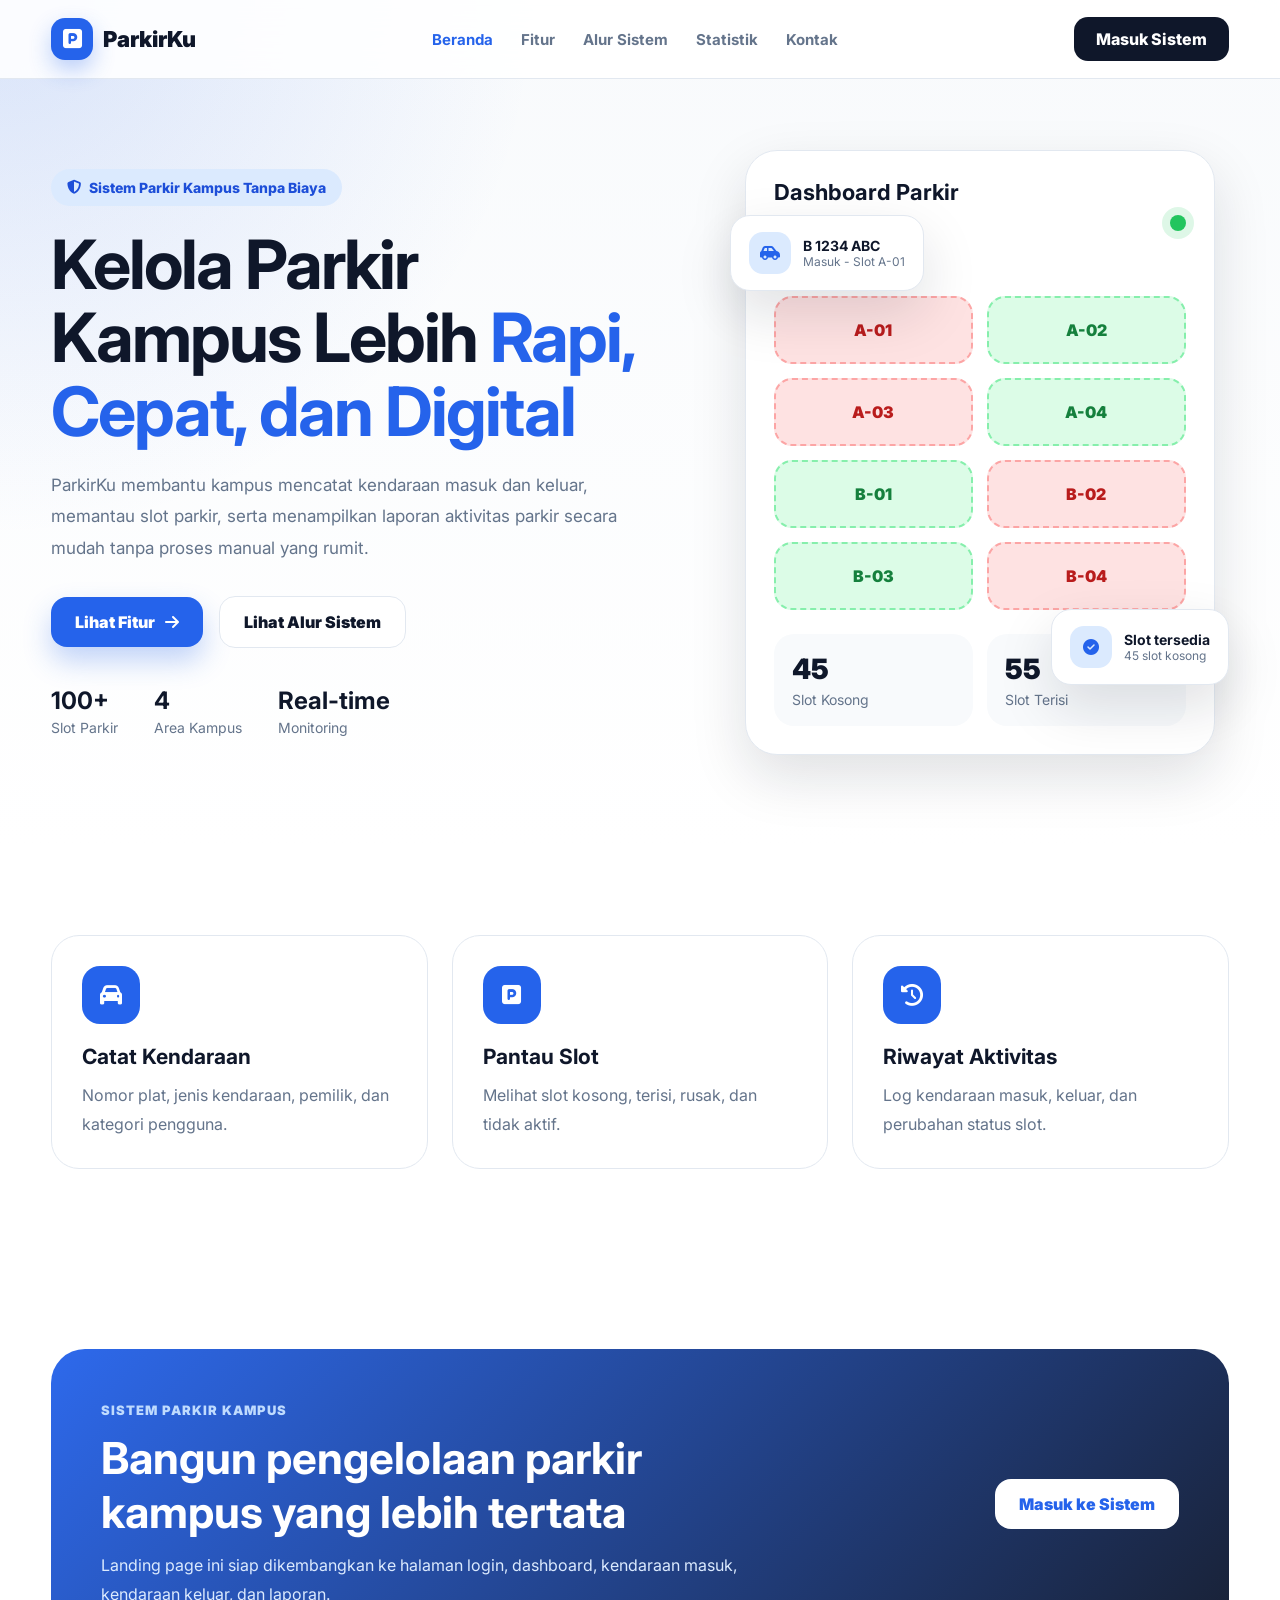
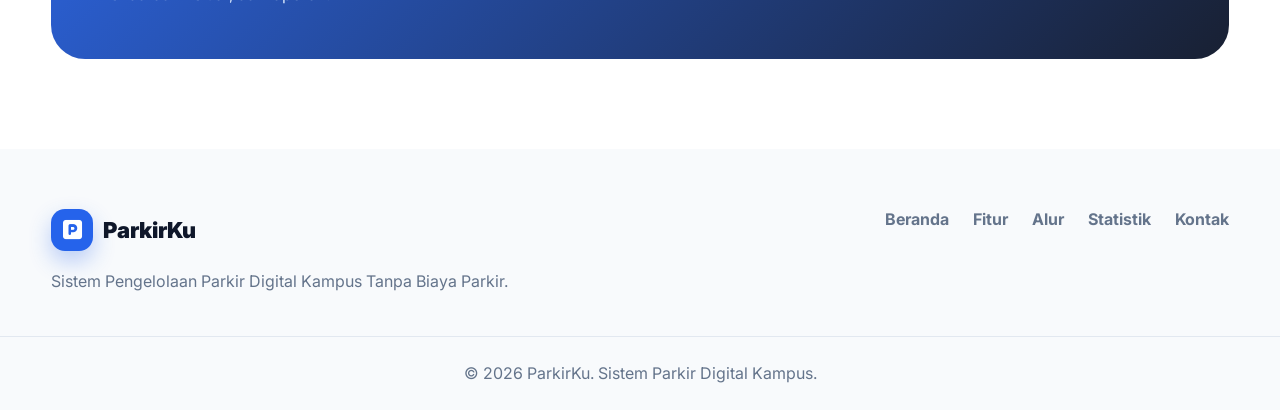
<file: index.html>
<!DOCTYPE html>
<html lang="id">
<head>
  <meta charset="UTF-8" />
  <meta name="viewport" content="width=device-width, initial-scale=1.0" />
  <title>ParkirKu - Sistem Parkir Digital Kampus</title>
  <link rel="stylesheet" href="assets/css/style.css" />
  <link href="https://cdnjs.cloudflare.com/ajax/libs/font-awesome/6.5.0/css/all.min.css" rel="stylesheet" />
</head>
<body>
  <header class="navbar">
    <div class="container nav-wrapper">
      <a href="index.html" class="logo">
        <div class="logo-icon"><i class="fa-solid fa-square-parking"></i></div>
        <span>ParkirKu</span>
      </a>
      <nav class="nav-menu" id="navMenu">
        <a href="index.html" class="active">Beranda</a>
        <a href="pages/fitur.html">Fitur</a>
        <a href="pages/alur.html">Alur Sistem</a>
        <a href="pages/statistik.html">Statistik</a>
        <a href="pages/kontak.html">Kontak</a>
      </nav>
      <a href="pages/login.html" class="btn-login">Masuk Sistem</a>
      <button class="menu-toggle" id="menuToggle"><i class="fa-solid fa-bars"></i></button>
    </div>
  </header>

  <main>
    <section class="hero">
      <div class="container hero-wrapper">
        <div class="hero-content reveal">
          <div class="badge"><i class="fa-solid fa-shield-halved"></i> Sistem Parkir Kampus Tanpa Biaya</div>
          <h1>Kelola Parkir Kampus Lebih <span>Rapi, Cepat, dan Digital</span></h1>
          <p>
            ParkirKu membantu kampus mencatat kendaraan masuk dan keluar, memantau slot parkir,
            serta menampilkan laporan aktivitas parkir secara mudah tanpa proses manual yang rumit.
          </p>
          <div class="hero-buttons">
            <a href="pages/fitur.html" class="btn-primary">Lihat Fitur <i class="fa-solid fa-arrow-right"></i></a>
            <a href="pages/alur.html" class="btn-secondary">Lihat Alur Sistem</a>
          </div>
          <div class="hero-info">
            <div><strong>100+</strong><span>Slot Parkir</span></div>
            <div><strong>4</strong><span>Area Kampus</span></div>
            <div><strong>Real-time</strong><span>Monitoring</span></div>
          </div>
        </div>

        <div class="hero-image reveal delay-1">
          <div class="dashboard-card">
            <div class="card-header">
              <div><h3>Dashboard Parkir</h3><p>Status slot hari ini</p></div>
              <div class="status-dot"></div>
            </div>
            <div class="parking-map">
              <div class="slot filled">A-01</div>
              <div class="slot empty">A-02</div>
              <div class="slot filled">A-03</div>
              <div class="slot empty">A-04</div>
              <div class="slot empty">B-01</div>
              <div class="slot filled">B-02</div>
              <div class="slot empty">B-03</div>
              <div class="slot filled">B-04</div>
            </div>
            <div class="card-stats">
              <div><span class="number">45</span><span>Slot Kosong</span></div>
              <div><span class="number">55</span><span>Slot Terisi</span></div>
            </div>
          </div>
          <div class="floating-card card-one">
            <i class="fa-solid fa-car-side"></i>
            <div><strong>B 1234 ABC</strong><span>Masuk - Slot A-01</span></div>
          </div>
          <div class="floating-card card-two">
            <i class="fa-solid fa-circle-check"></i>
            <div><strong>Slot tersedia</strong><span>45 slot kosong</span></div>
          </div>
        </div>
      </div>
    </section>

    <section class="quick-section">
      <div class="container quick-grid">
        <div class="quick-card reveal"><i class="fa-solid fa-car"></i><h3>Catat Kendaraan</h3><p>Nomor plat, jenis kendaraan, pemilik, dan kategori pengguna.</p></div>
        <div class="quick-card reveal delay-1"><i class="fa-solid fa-square-parking"></i><h3>Pantau Slot</h3><p>Melihat slot kosong, terisi, rusak, dan tidak aktif.</p></div>
        <div class="quick-card reveal delay-2"><i class="fa-solid fa-clock-rotate-left"></i><h3>Riwayat Aktivitas</h3><p>Log kendaraan masuk, keluar, dan perubahan status slot.</p></div>
      </div>
    </section>

    <section class="cta">
      <div class="container cta-wrapper reveal">
        <div>
          <span>Sistem Parkir Kampus</span>
          <h2>Bangun pengelolaan parkir kampus yang lebih tertata</h2>
          <p>Landing page ini siap dikembangkan ke halaman login, dashboard, kendaraan masuk, kendaraan keluar, dan laporan.</p>
        </div>
        <a href="pages/login.html" class="btn-primary light-btn">Masuk ke Sistem</a>
      </div>
    </section>
  </main>

  <footer class="footer">
    <div class="container footer-wrapper">
      <div>
        <a href="index.html" class="logo footer-logo"><div class="logo-icon"><i class="fa-solid fa-square-parking"></i></div><span>ParkirKu</span></a>
        <p>Sistem Pengelolaan Parkir Digital Kampus Tanpa Biaya Parkir.</p>
      </div>
      <div class="footer-links">
        <a href="index.html">Beranda</a><a href="pages/fitur.html">Fitur</a><a href="pages/alur.html">Alur</a><a href="pages/statistik.html">Statistik</a><a href="pages/kontak.html">Kontak</a>
      </div>
    </div>
    <div class="copyright"><p>© 2026 ParkirKu. Sistem Parkir Digital Kampus.</p></div>
  </footer>
  <script src="assets/js/script.js"></script>
</body>
</html>
</file>
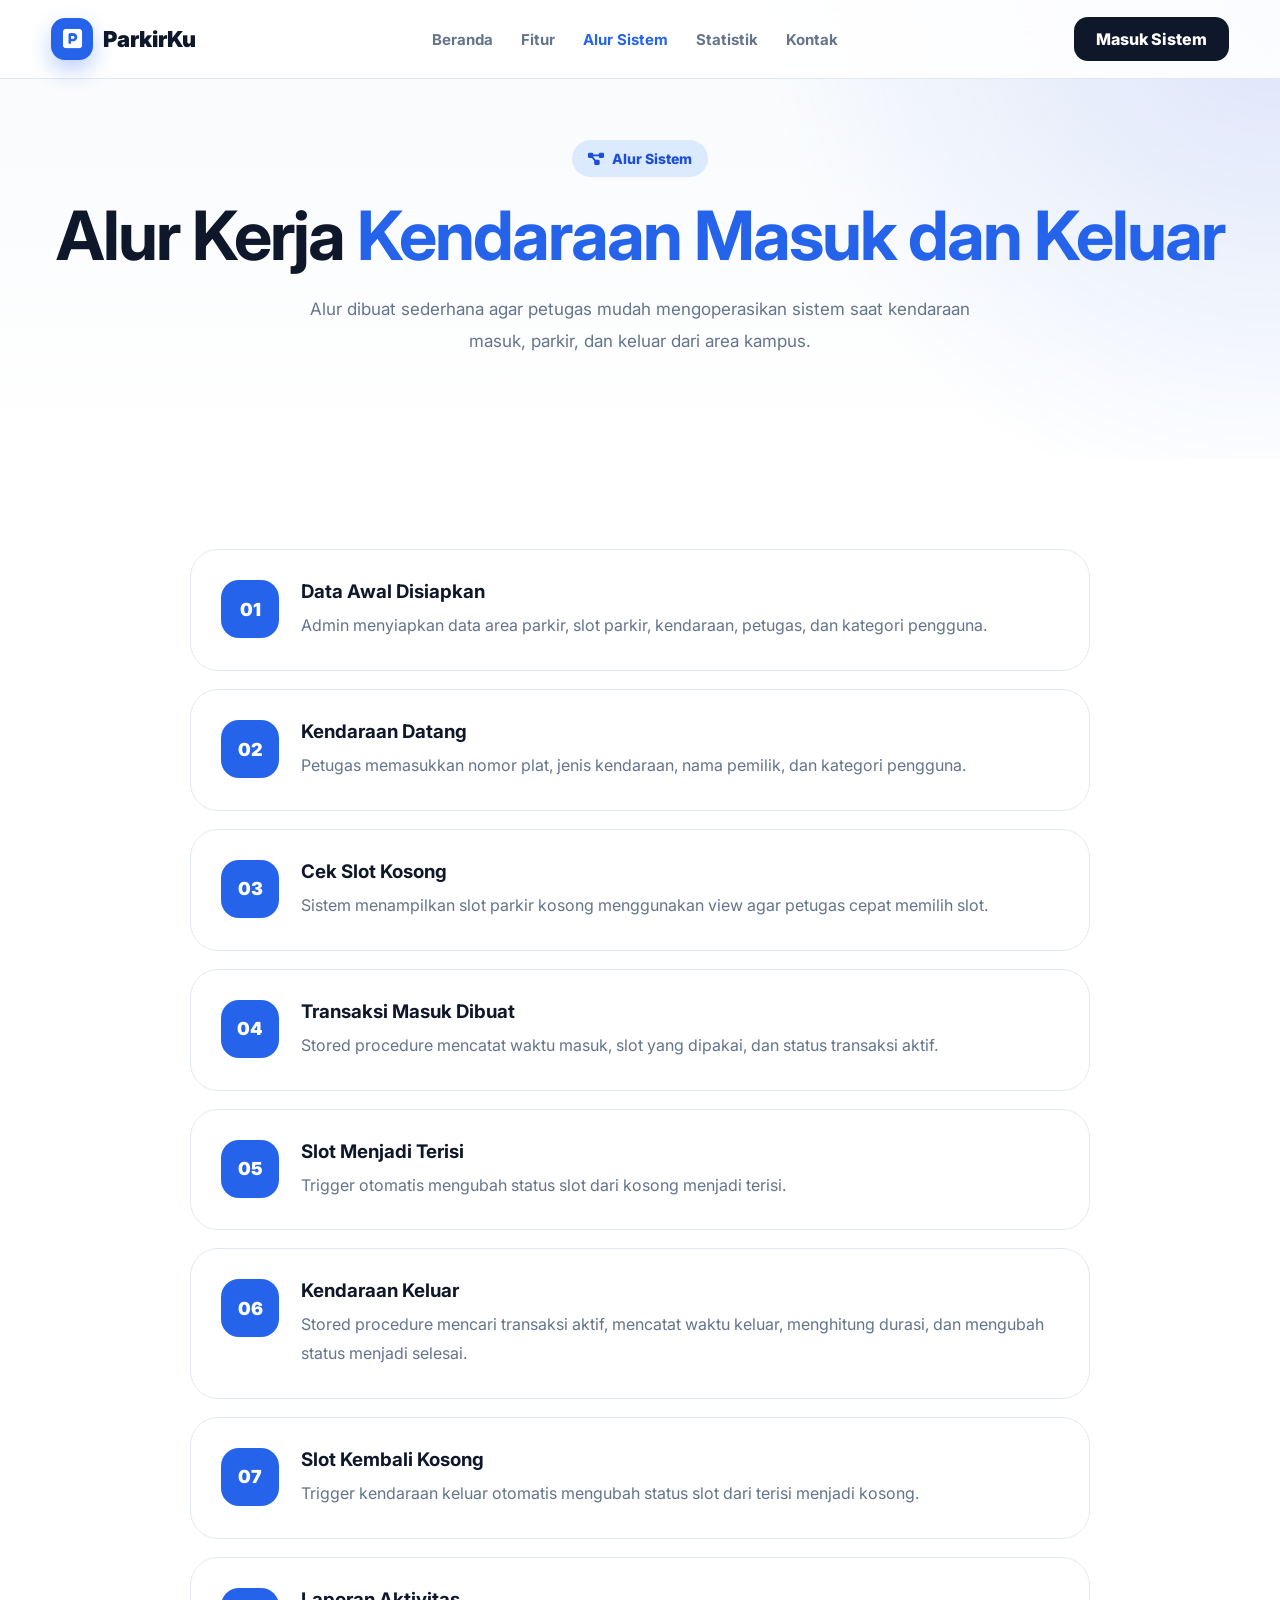
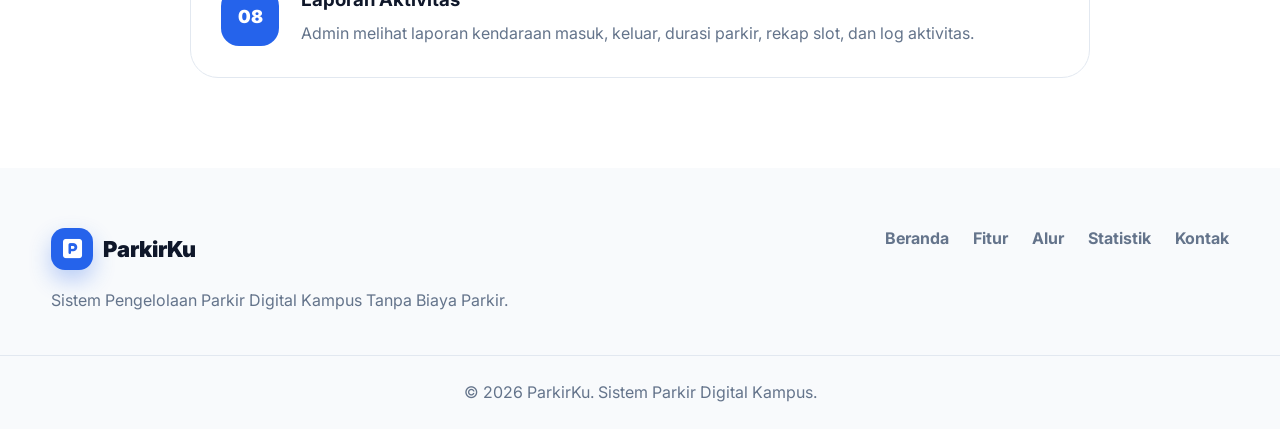
<file: pages/alur.html>
<!DOCTYPE html>
<html lang="id">
<head><meta charset="UTF-8"><meta name="viewport" content="width=device-width, initial-scale=1.0"><title>Alur Sistem - ParkirKu</title><link rel="stylesheet" href="../assets/css/style.css"><link href="https://cdnjs.cloudflare.com/ajax/libs/font-awesome/6.5.0/css/all.min.css" rel="stylesheet"></head>
<body>
<header class="navbar"><div class="container nav-wrapper"><a href="../index.html" class="logo"><div class="logo-icon"><i class="fa-solid fa-square-parking"></i></div><span>ParkirKu</span></a><nav class="nav-menu" id="navMenu"><a href="../index.html">Beranda</a><a href="fitur.html">Fitur</a><a href="alur.html" class="active">Alur Sistem</a><a href="statistik.html">Statistik</a><a href="kontak.html">Kontak</a></nav><a href="login.html" class="btn-login">Masuk Sistem</a><button class="menu-toggle" id="menuToggle"><i class="fa-solid fa-bars"></i></button></div></header>
<main>
<section class="page-hero center"><div class="container reveal"><div class="badge"><i class="fa-solid fa-diagram-project"></i> Alur Sistem</div><h1>Alur Kerja <span>Kendaraan Masuk dan Keluar</span></h1><p>Alur dibuat sederhana agar petugas mudah mengoperasikan sistem saat kendaraan masuk, parkir, dan keluar dari area kampus.</p></div></section>
<section class="section"><div class="container"><div class="workflow-list">
<div class="workflow-item reveal"><div class="workflow-number">01</div><div><h3>Data Awal Disiapkan</h3><p>Admin menyiapkan data area parkir, slot parkir, kendaraan, petugas, dan kategori pengguna.</p></div></div>
<div class="workflow-item reveal"><div class="workflow-number">02</div><div><h3>Kendaraan Datang</h3><p>Petugas memasukkan nomor plat, jenis kendaraan, nama pemilik, dan kategori pengguna.</p></div></div>
<div class="workflow-item reveal"><div class="workflow-number">03</div><div><h3>Cek Slot Kosong</h3><p>Sistem menampilkan slot parkir kosong menggunakan view agar petugas cepat memilih slot.</p></div></div>
<div class="workflow-item reveal"><div class="workflow-number">04</div><div><h3>Transaksi Masuk Dibuat</h3><p>Stored procedure mencatat waktu masuk, slot yang dipakai, dan status transaksi aktif.</p></div></div>
<div class="workflow-item reveal"><div class="workflow-number">05</div><div><h3>Slot Menjadi Terisi</h3><p>Trigger otomatis mengubah status slot dari kosong menjadi terisi.</p></div></div>
<div class="workflow-item reveal"><div class="workflow-number">06</div><div><h3>Kendaraan Keluar</h3><p>Stored procedure mencari transaksi aktif, mencatat waktu keluar, menghitung durasi, dan mengubah status menjadi selesai.</p></div></div>
<div class="workflow-item reveal"><div class="workflow-number">07</div><div><h3>Slot Kembali Kosong</h3><p>Trigger kendaraan keluar otomatis mengubah status slot dari terisi menjadi kosong.</p></div></div>
<div class="workflow-item reveal"><div class="workflow-number">08</div><div><h3>Laporan Aktivitas</h3><p>Admin melihat laporan kendaraan masuk, keluar, durasi parkir, rekap slot, dan log aktivitas.</p></div></div>
</div></div></section>
</main>
<footer class="footer"><div class="container footer-wrapper"><div><a href="../index.html" class="logo footer-logo"><div class="logo-icon"><i class="fa-solid fa-square-parking"></i></div><span>ParkirKu</span></a><p>Sistem Pengelolaan Parkir Digital Kampus Tanpa Biaya Parkir.</p></div><div class="footer-links"><a href="../index.html">Beranda</a><a href="fitur.html">Fitur</a><a href="alur.html">Alur</a><a href="statistik.html">Statistik</a><a href="kontak.html">Kontak</a></div></div><div class="copyright"><p>© 2026 ParkirKu. Sistem Parkir Digital Kampus.</p></div></footer><script src="../assets/js/script.js"></script>
</body></html>
</file>
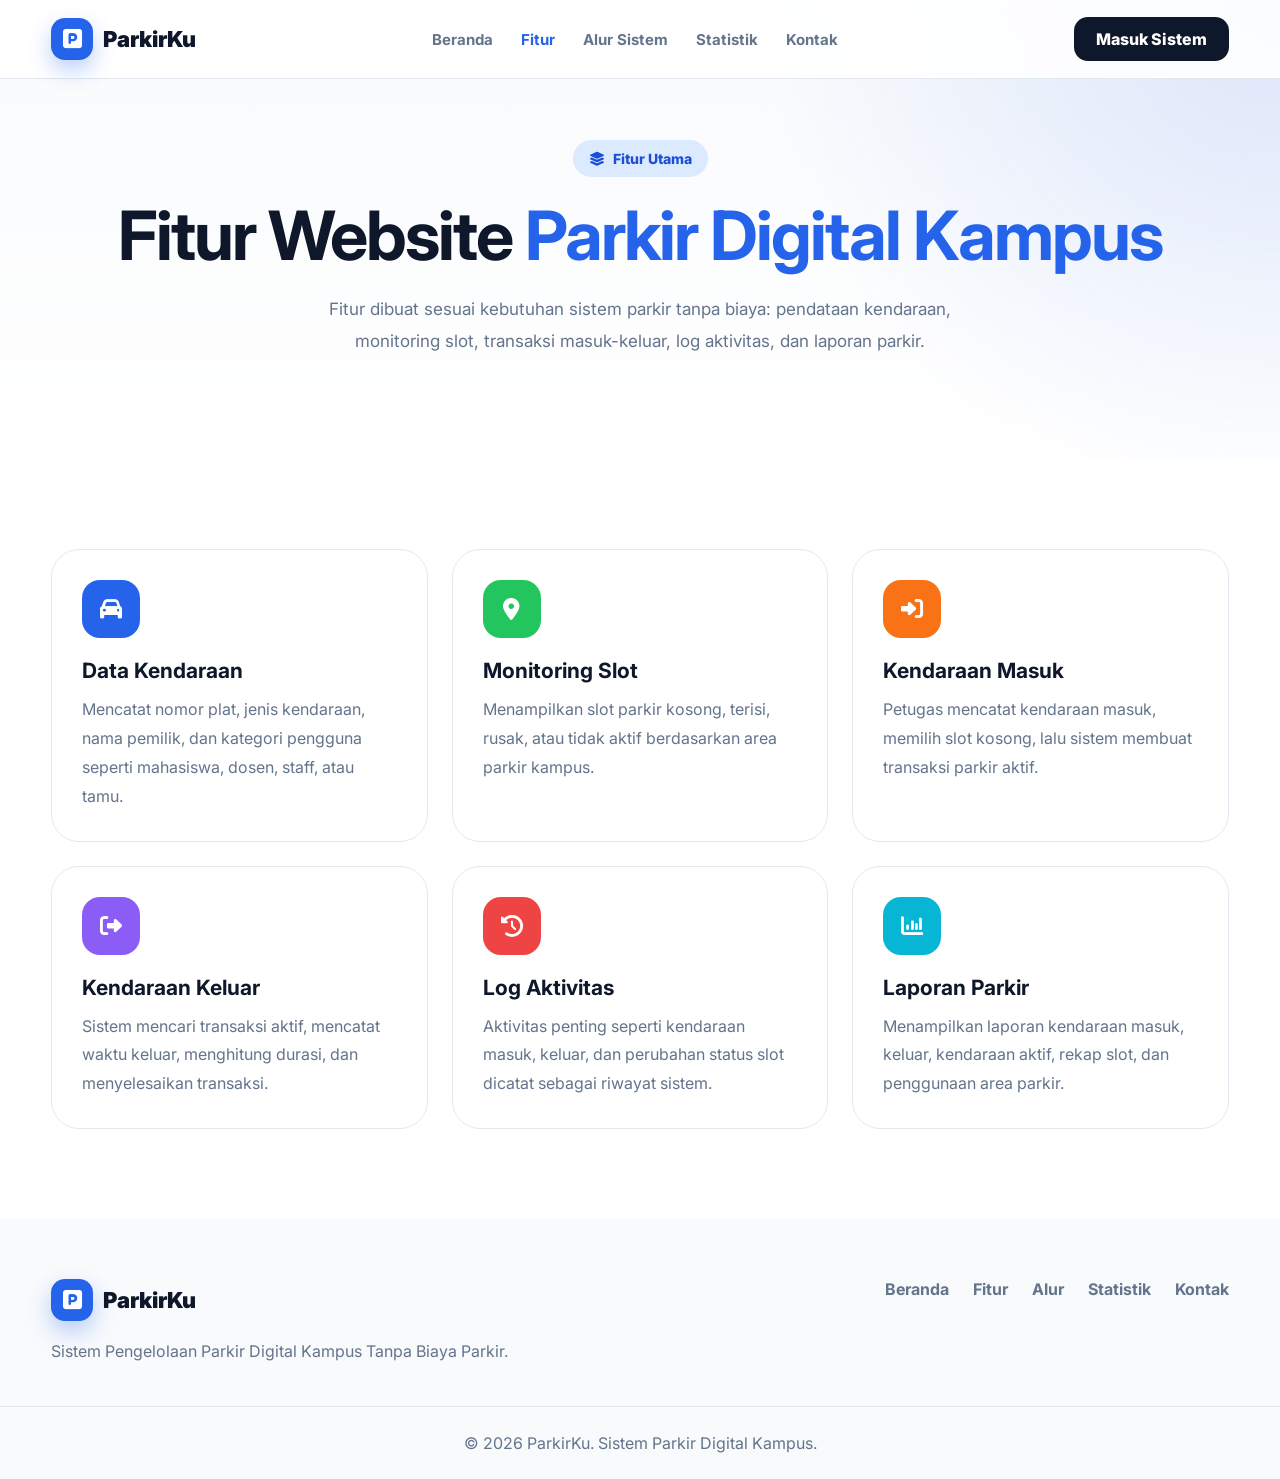
<file: pages/fitur.html>
<!DOCTYPE html>
<html lang="id">
<head><meta charset="UTF-8"><meta name="viewport" content="width=device-width, initial-scale=1.0"><title>Fitur - ParkirKu</title><link rel="stylesheet" href="../assets/css/style.css"><link href="https://cdnjs.cloudflare.com/ajax/libs/font-awesome/6.5.0/css/all.min.css" rel="stylesheet"></head>
<body>
<header class="navbar"><div class="container nav-wrapper"><a href="../index.html" class="logo"><div class="logo-icon"><i class="fa-solid fa-square-parking"></i></div><span>ParkirKu</span></a><nav class="nav-menu" id="navMenu"><a href="../index.html">Beranda</a><a href="fitur.html" class="active">Fitur</a><a href="alur.html">Alur Sistem</a><a href="statistik.html">Statistik</a><a href="kontak.html">Kontak</a></nav><a href="login.html" class="btn-login">Masuk Sistem</a><button class="menu-toggle" id="menuToggle"><i class="fa-solid fa-bars"></i></button></div></header>
<main>
<section class="page-hero center"><div class="container reveal"><div class="badge"><i class="fa-solid fa-layer-group"></i> Fitur Utama</div><h1>Fitur Website <span>Parkir Digital Kampus</span></h1><p>Fitur dibuat sesuai kebutuhan sistem parkir tanpa biaya: pendataan kendaraan, monitoring slot, transaksi masuk-keluar, log aktivitas, dan laporan parkir.</p></div></section>
<section class="section"><div class="container"><div class="feature-grid">
<div class="feature-card reveal"><div class="feature-icon"><i class="fa-solid fa-car"></i></div><h3>Data Kendaraan</h3><p>Mencatat nomor plat, jenis kendaraan, nama pemilik, dan kategori pengguna seperti mahasiswa, dosen, staff, atau tamu.</p></div>
<div class="feature-card reveal delay-1"><div class="feature-icon green"><i class="fa-solid fa-location-dot"></i></div><h3>Monitoring Slot</h3><p>Menampilkan slot parkir kosong, terisi, rusak, atau tidak aktif berdasarkan area parkir kampus.</p></div>
<div class="feature-card reveal delay-2"><div class="feature-icon orange"><i class="fa-solid fa-right-to-bracket"></i></div><h3>Kendaraan Masuk</h3><p>Petugas mencatat kendaraan masuk, memilih slot kosong, lalu sistem membuat transaksi parkir aktif.</p></div>
<div class="feature-card reveal"><div class="feature-icon purple"><i class="fa-solid fa-right-from-bracket"></i></div><h3>Kendaraan Keluar</h3><p>Sistem mencari transaksi aktif, mencatat waktu keluar, menghitung durasi, dan menyelesaikan transaksi.</p></div>
<div class="feature-card reveal delay-1"><div class="feature-icon red"><i class="fa-solid fa-clock-rotate-left"></i></div><h3>Log Aktivitas</h3><p>Aktivitas penting seperti kendaraan masuk, keluar, dan perubahan status slot dicatat sebagai riwayat sistem.</p></div>
<div class="feature-card reveal delay-2"><div class="feature-icon cyan"><i class="fa-solid fa-chart-column"></i></div><h3>Laporan Parkir</h3><p>Menampilkan laporan kendaraan masuk, keluar, kendaraan aktif, rekap slot, dan penggunaan area parkir.</p></div>
</div></div></section>
</main>
<footer class="footer"><div class="container footer-wrapper"><div><a href="../index.html" class="logo footer-logo"><div class="logo-icon"><i class="fa-solid fa-square-parking"></i></div><span>ParkirKu</span></a><p>Sistem Pengelolaan Parkir Digital Kampus Tanpa Biaya Parkir.</p></div><div class="footer-links"><a href="../index.html">Beranda</a><a href="fitur.html">Fitur</a><a href="alur.html">Alur</a><a href="statistik.html">Statistik</a><a href="kontak.html">Kontak</a></div></div><div class="copyright"><p>© 2026 ParkirKu. Sistem Parkir Digital Kampus.</p></div></footer><script src="../assets/js/script.js"></script>
</body></html>
</file>
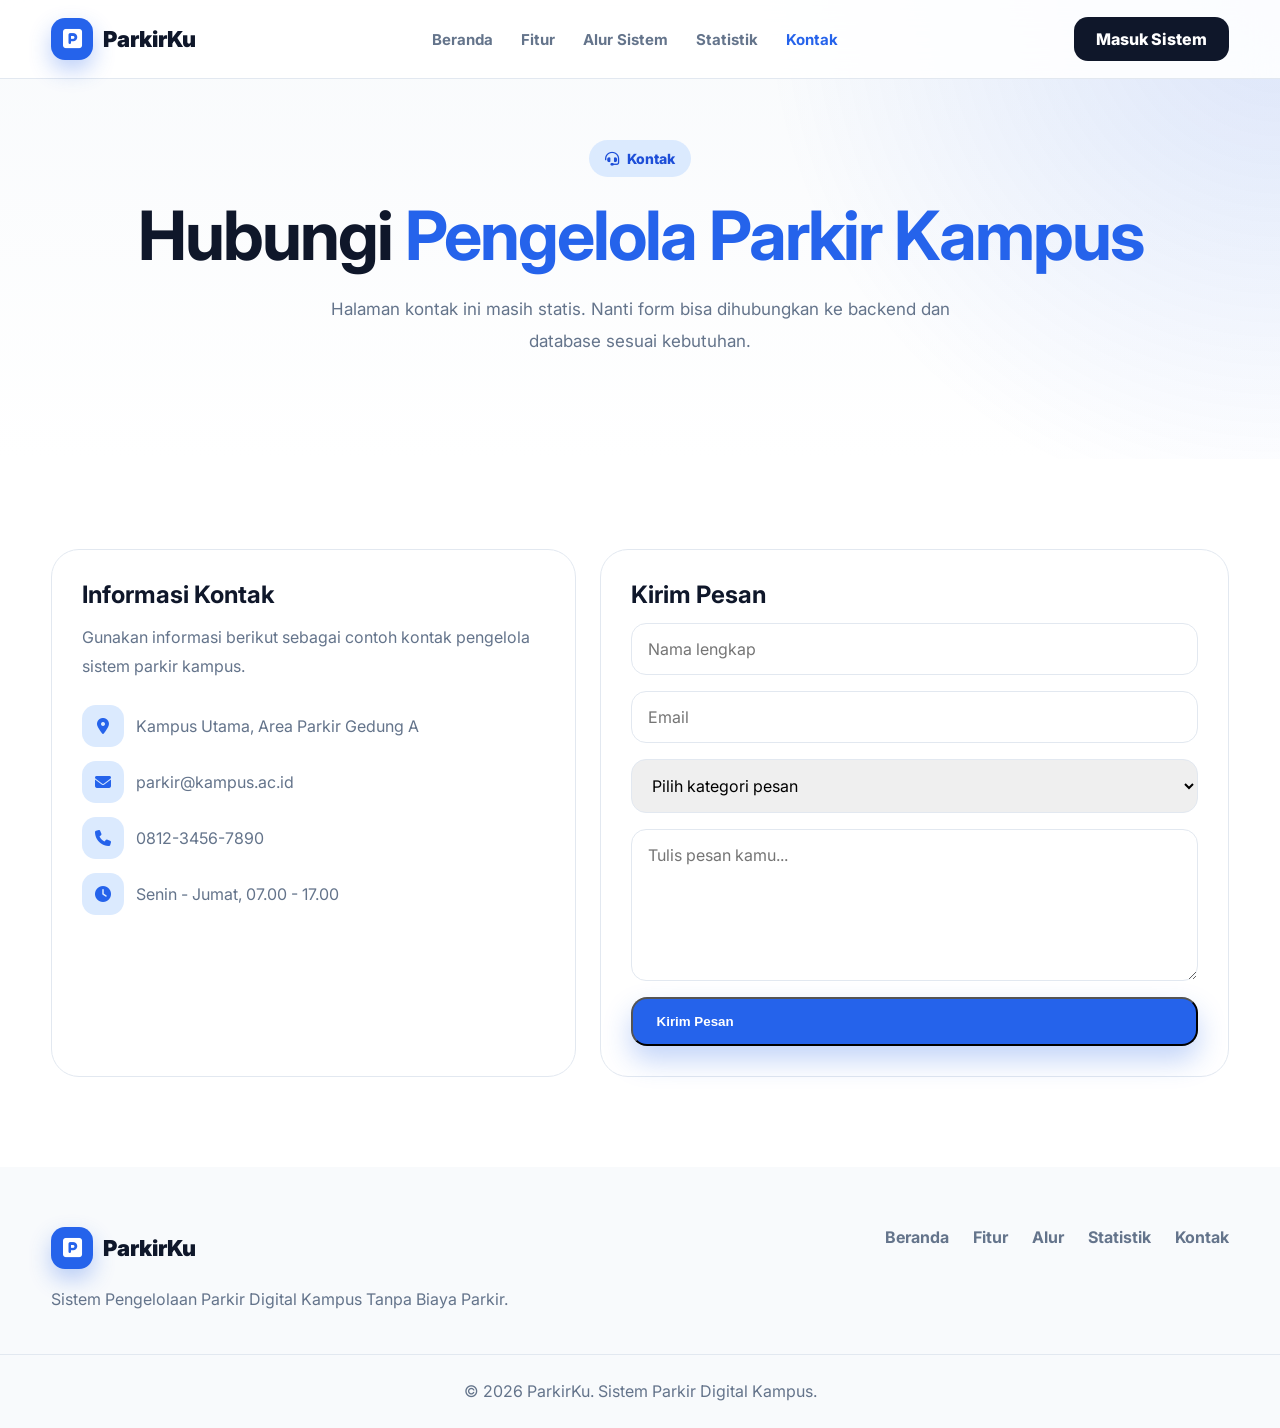
<file: pages/kontak.html>
<!DOCTYPE html>
<html lang="id">
<head><meta charset="UTF-8"><meta name="viewport" content="width=device-width, initial-scale=1.0"><title>Kontak - ParkirKu</title><link rel="stylesheet" href="../assets/css/style.css"><link href="https://cdnjs.cloudflare.com/ajax/libs/font-awesome/6.5.0/css/all.min.css" rel="stylesheet"></head>
<body>
<header class="navbar"><div class="container nav-wrapper"><a href="../index.html" class="logo"><div class="logo-icon"><i class="fa-solid fa-square-parking"></i></div><span>ParkirKu</span></a><nav class="nav-menu" id="navMenu"><a href="../index.html">Beranda</a><a href="fitur.html">Fitur</a><a href="alur.html">Alur Sistem</a><a href="statistik.html">Statistik</a><a href="kontak.html" class="active">Kontak</a></nav><a href="login.html" class="btn-login">Masuk Sistem</a><button class="menu-toggle" id="menuToggle"><i class="fa-solid fa-bars"></i></button></div></header>
<main>
<section class="page-hero center"><div class="container reveal"><div class="badge"><i class="fa-solid fa-headset"></i> Kontak</div><h1>Hubungi <span>Pengelola Parkir Kampus</span></h1><p>Halaman kontak ini masih statis. Nanti form bisa dihubungkan ke backend dan database sesuai kebutuhan.</p></div></section>
<section class="section"><div class="container contact-grid"><div class="contact-card reveal"><h3>Informasi Kontak</h3><p>Gunakan informasi berikut sebagai contoh kontak pengelola sistem parkir kampus.</p><div class="contact-list"><div><i class="fa-solid fa-location-dot"></i><span>Kampus Utama, Area Parkir Gedung A</span></div><div><i class="fa-solid fa-envelope"></i><span>parkir@kampus.ac.id</span></div><div><i class="fa-solid fa-phone"></i><span>0812-3456-7890</span></div><div><i class="fa-solid fa-clock"></i><span>Senin - Jumat, 07.00 - 17.00</span></div></div></div><div class="contact-card reveal delay-1"><h3>Kirim Pesan</h3><form class="form"><input type="text" placeholder="Nama lengkap"><input type="email" placeholder="Email"><select><option>Pilih kategori pesan</option><option>Informasi Parkir</option><option>Kendala Slot</option><option>Kendaraan Hilang</option><option>Lainnya</option></select><textarea rows="6" placeholder="Tulis pesan kamu..."></textarea><button type="button" class="btn-primary">Kirim Pesan</button></form></div></div></section>
</main>
<footer class="footer"><div class="container footer-wrapper"><div><a href="../index.html" class="logo footer-logo"><div class="logo-icon"><i class="fa-solid fa-square-parking"></i></div><span>ParkirKu</span></a><p>Sistem Pengelolaan Parkir Digital Kampus Tanpa Biaya Parkir.</p></div><div class="footer-links"><a href="../index.html">Beranda</a><a href="fitur.html">Fitur</a><a href="alur.html">Alur</a><a href="statistik.html">Statistik</a><a href="kontak.html">Kontak</a></div></div><div class="copyright"><p>© 2026 ParkirKu. Sistem Parkir Digital Kampus.</p></div></footer><script src="../assets/js/script.js"></script>
</body></html>
</file>
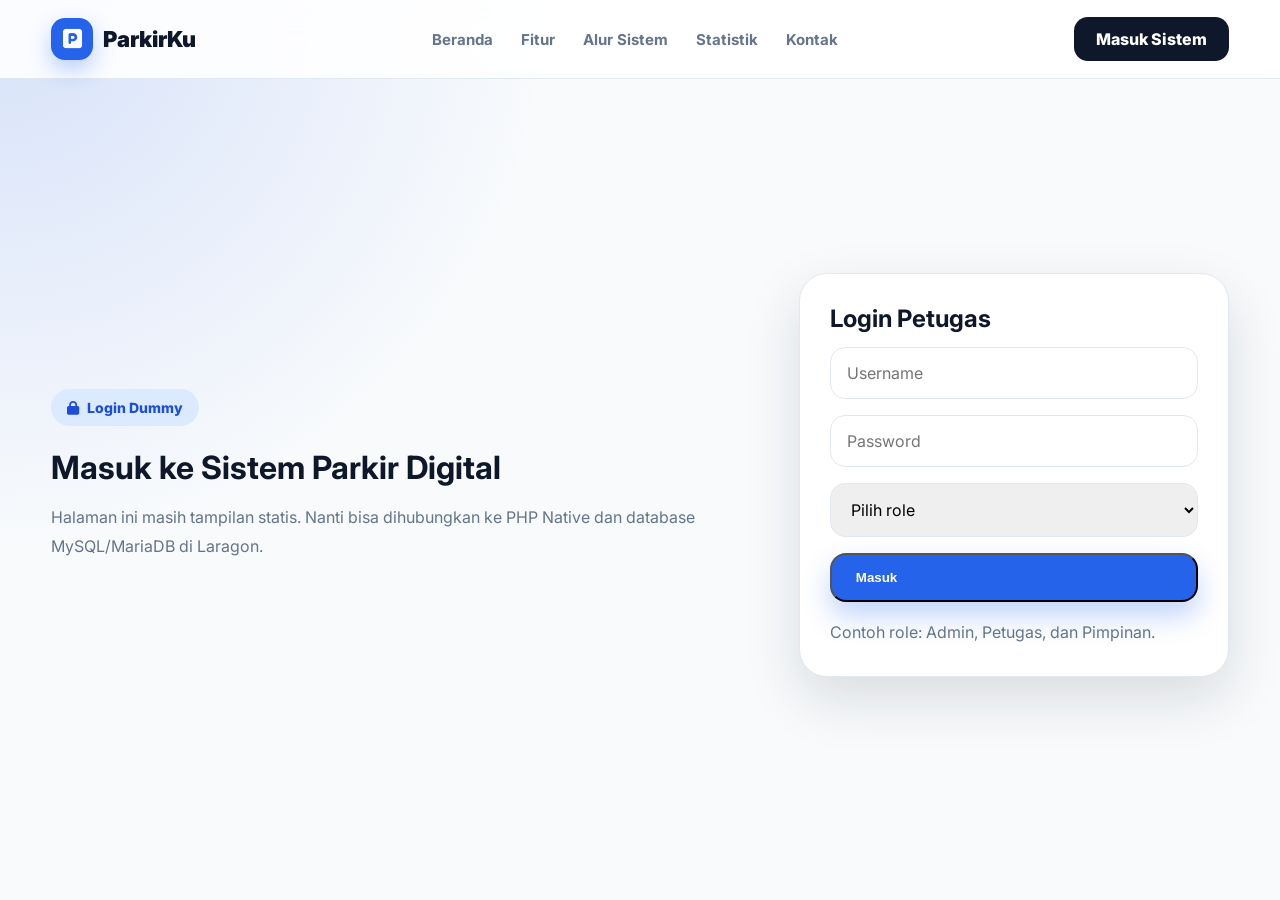
<file: pages/login.html>
<!DOCTYPE html>
<html lang="id">
<head><meta charset="UTF-8"><meta name="viewport" content="width=device-width, initial-scale=1.0"><title>Login - ParkirKu</title><link rel="stylesheet" href="../assets/css/style.css"><link href="https://cdnjs.cloudflare.com/ajax/libs/font-awesome/6.5.0/css/all.min.css" rel="stylesheet"></head>
<body>
<header class="navbar"><div class="container nav-wrapper"><a href="../index.html" class="logo"><div class="logo-icon"><i class="fa-solid fa-square-parking"></i></div><span>ParkirKu</span></a><nav class="nav-menu" id="navMenu"><a href="../index.html">Beranda</a><a href="fitur.html">Fitur</a><a href="alur.html">Alur Sistem</a><a href="statistik.html">Statistik</a><a href="kontak.html">Kontak</a></nav><a href="login.html" class="btn-login">Masuk Sistem</a><button class="menu-toggle" id="menuToggle"><i class="fa-solid fa-bars"></i></button></div></header>
<main class="login-page"><div class="container login-grid"><div class="reveal"><div class="badge"><i class="fa-solid fa-lock"></i> Login Dummy</div><h1 class="page-title">Masuk ke Sistem Parkir Digital</h1><p class="login-note">Halaman ini masih tampilan statis. Nanti bisa dihubungkan ke PHP Native dan database MySQL/MariaDB di Laragon.</p></div><div class="login-card reveal delay-1"><h3>Login Petugas</h3><form class="form"><input type="text" placeholder="Username"><input type="password" placeholder="Password"><select><option>Pilih role</option><option>Admin</option><option>Petugas</option><option>Pimpinan</option></select><button type="button" class="btn-primary">Masuk</button></form><p class="login-note">Contoh role: Admin, Petugas, dan Pimpinan.</p></div></div></main>
<script src="../assets/js/script.js"></script>
</body></html>
</file>
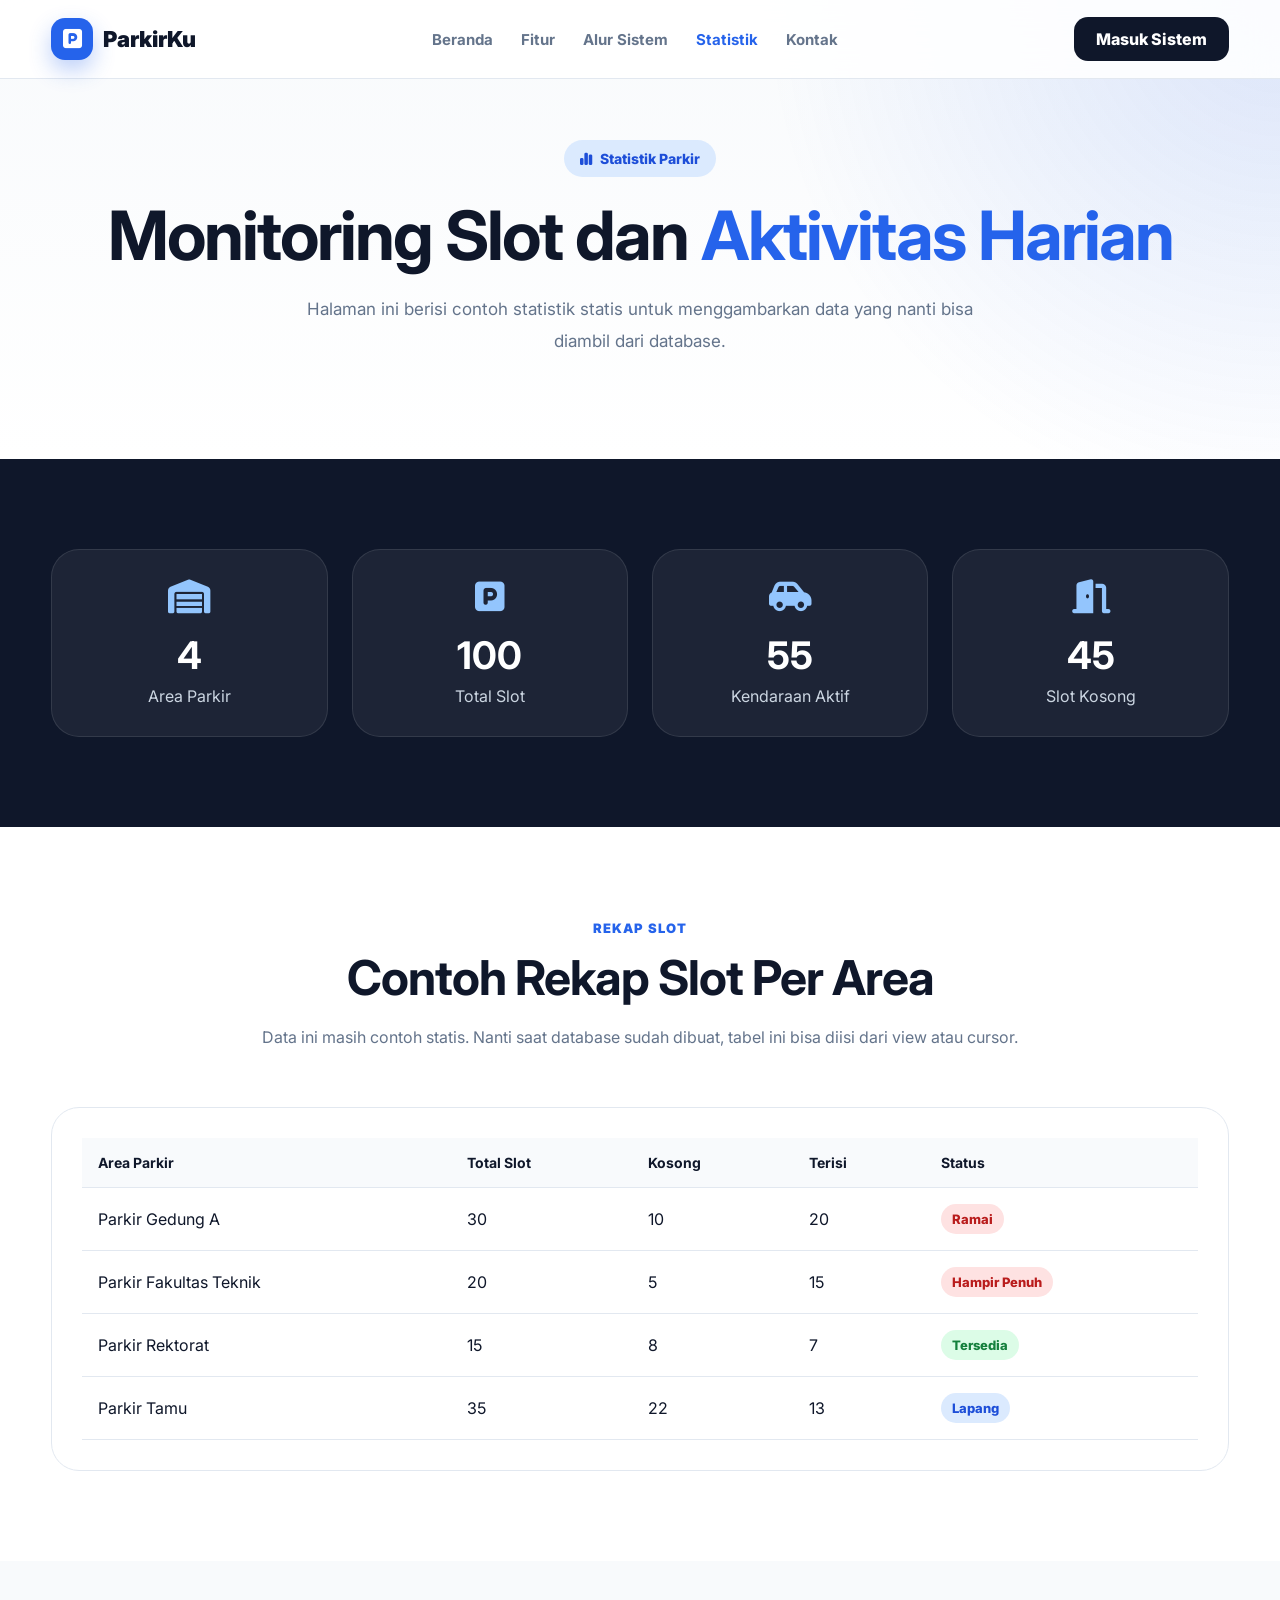
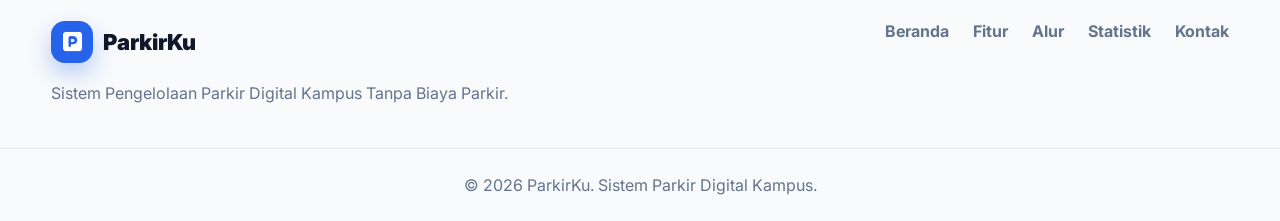
<file: pages/statistik.html>
<!DOCTYPE html>
<html lang="id">
<head><meta charset="UTF-8"><meta name="viewport" content="width=device-width, initial-scale=1.0"><title>Statistik - ParkirKu</title><link rel="stylesheet" href="../assets/css/style.css"><link href="https://cdnjs.cloudflare.com/ajax/libs/font-awesome/6.5.0/css/all.min.css" rel="stylesheet"></head>
<body>
<header class="navbar"><div class="container nav-wrapper"><a href="../index.html" class="logo"><div class="logo-icon"><i class="fa-solid fa-square-parking"></i></div><span>ParkirKu</span></a><nav class="nav-menu" id="navMenu"><a href="../index.html">Beranda</a><a href="fitur.html">Fitur</a><a href="alur.html">Alur Sistem</a><a href="statistik.html" class="active">Statistik</a><a href="kontak.html">Kontak</a></nav><a href="login.html" class="btn-login">Masuk Sistem</a><button class="menu-toggle" id="menuToggle"><i class="fa-solid fa-bars"></i></button></div></header>
<main>
<section class="page-hero center"><div class="container reveal"><div class="badge"><i class="fa-solid fa-chart-simple"></i> Statistik Parkir</div><h1>Monitoring Slot dan <span>Aktivitas Harian</span></h1><p>Halaman ini berisi contoh statistik statis untuk menggambarkan data yang nanti bisa diambil dari database.</p></div></section>
<section class="stats-section"><div class="container stats-wrapper">
<div class="stat-box reveal"><i class="fa-solid fa-warehouse"></i><h3>4</h3><p>Area Parkir</p></div>
<div class="stat-box reveal delay-1"><i class="fa-solid fa-square-parking"></i><h3>100</h3><p>Total Slot</p></div>
<div class="stat-box reveal delay-2"><i class="fa-solid fa-car-side"></i><h3>55</h3><p>Kendaraan Aktif</p></div>
<div class="stat-box reveal"><i class="fa-solid fa-door-open"></i><h3>45</h3><p>Slot Kosong</p></div>
</div></section>
<section class="section"><div class="container"><div class="section-title"><span>Rekap Slot</span><h2>Contoh Rekap Slot Per Area</h2><p>Data ini masih contoh statis. Nanti saat database sudah dibuat, tabel ini bisa diisi dari view atau cursor.</p></div><div class="table-card reveal"><table class="modern-table"><thead><tr><th>Area Parkir</th><th>Total Slot</th><th>Kosong</th><th>Terisi</th><th>Status</th></tr></thead><tbody><tr><td>Parkir Gedung A</td><td>30</td><td>10</td><td>20</td><td><span class="pill red">Ramai</span></td></tr><tr><td>Parkir Fakultas Teknik</td><td>20</td><td>5</td><td>15</td><td><span class="pill red">Hampir Penuh</span></td></tr><tr><td>Parkir Rektorat</td><td>15</td><td>8</td><td>7</td><td><span class="pill green">Tersedia</span></td></tr><tr><td>Parkir Tamu</td><td>35</td><td>22</td><td>13</td><td><span class="pill blue">Lapang</span></td></tr></tbody></table></div></div></section>
</main>
<footer class="footer"><div class="container footer-wrapper"><div><a href="../index.html" class="logo footer-logo"><div class="logo-icon"><i class="fa-solid fa-square-parking"></i></div><span>ParkirKu</span></a><p>Sistem Pengelolaan Parkir Digital Kampus Tanpa Biaya Parkir.</p></div><div class="footer-links"><a href="../index.html">Beranda</a><a href="fitur.html">Fitur</a><a href="alur.html">Alur</a><a href="statistik.html">Statistik</a><a href="kontak.html">Kontak</a></div></div><div class="copyright"><p>© 2026 ParkirKu. Sistem Parkir Digital Kampus.</p></div></footer><script src="../assets/js/script.js"></script>
</body></html>
</file>
<file: assets/css/style.css>
@import url('https://fonts.googleapis.com/css2?family=Inter:wght@400;500;600;700;800;900&display=swap');
:root{--primary:#2563eb;--primary-dark:#1d4ed8;--secondary:#0f172a;--muted:#64748b;--light:#f8fafc;--white:#fff;--border:#e2e8f0;--green:#22c55e;--orange:#f97316;--purple:#8b5cf6;--red:#ef4444;--cyan:#06b6d4;--shadow:0 22px 55px rgba(15,23,42,.13)}
*{margin:0;padding:0;box-sizing:border-box}html{scroll-behavior:smooth}body{font-family:'Inter',sans-serif;background:var(--white);color:var(--secondary)}a{text-decoration:none;color:inherit}.container{width:min(1180px,92%);margin:auto}.navbar{width:100%;position:fixed;top:0;left:0;background:rgba(255,255,255,.88);backdrop-filter:blur(18px);border-bottom:1px solid var(--border);z-index:1000}.nav-wrapper{height:78px;display:flex;align-items:center;justify-content:space-between}.logo{display:flex;align-items:center;gap:10px;font-weight:900;font-size:22px}.logo-icon{width:42px;height:42px;background:var(--primary);color:var(--white);border-radius:14px;display:grid;place-items:center;box-shadow:0 10px 22px rgba(37,99,235,.3)}.nav-menu{display:flex;gap:28px;align-items:center}.nav-menu a{font-size:15px;font-weight:700;color:var(--muted);transition:.3s}.nav-menu a:hover,.nav-menu a.active{color:var(--primary)}.btn-login{padding:12px 22px;background:var(--secondary);color:var(--white);border-radius:14px;font-weight:800;transition:.3s}.btn-login:hover{background:var(--primary);transform:translateY(-2px)}.menu-toggle{display:none;background:none;border:0;font-size:24px;color:var(--secondary);cursor:pointer}
.hero{padding:150px 0 90px;background:radial-gradient(circle at top left,rgba(37,99,235,.15),transparent 35%),linear-gradient(180deg,#f8fafc 0%,#fff 100%);overflow:hidden}.hero-wrapper{display:grid;grid-template-columns:1.1fr .9fr;gap:70px;align-items:center}.badge{display:inline-flex;align-items:center;gap:8px;padding:10px 16px;border-radius:999px;background:#dbeafe;color:var(--primary-dark);font-weight:800;font-size:14px;margin-bottom:22px}.hero h1,.page-hero h1{font-size:clamp(40px,6vw,68px);line-height:1.08;letter-spacing:-2px;margin-bottom:22px}.hero h1 span,.page-hero h1 span{color:var(--primary)}.hero p,.page-hero p{font-size:17px;line-height:1.85;color:var(--muted);max-width:680px;margin-bottom:32px}.hero-buttons{display:flex;align-items:center;gap:16px;flex-wrap:wrap}.btn-primary,.btn-secondary{padding:15px 24px;border-radius:16px;font-weight:900;display:inline-flex;align-items:center;gap:10px;transition:.3s}.btn-primary{background:var(--primary);color:var(--white);box-shadow:0 14px 28px rgba(37,99,235,.28)}.btn-primary:hover{background:var(--primary-dark);transform:translateY(-3px)}.btn-secondary{background:var(--white);border:1px solid var(--border);color:var(--secondary)}.btn-secondary:hover{border-color:var(--primary);color:var(--primary);transform:translateY(-3px)}.hero-info{margin-top:38px;display:flex;gap:36px;flex-wrap:wrap}.hero-info div{display:flex;flex-direction:column;gap:4px}.hero-info strong{font-size:24px}.hero-info span{color:var(--muted);font-size:14px}.hero-image{position:relative;min-height:500px;display:flex;align-items:center;justify-content:center}.dashboard-card{width:100%;max-width:470px;background:var(--white);padding:28px;border-radius:32px;box-shadow:var(--shadow);border:1px solid var(--border);position:relative;z-index:2}.card-header{display:flex;align-items:center;justify-content:space-between;margin-bottom:28px}.card-header h3{font-size:22px;margin-bottom:5px}.card-header p{color:var(--muted);font-size:14px}.status-dot{width:16px;height:16px;background:var(--green);border-radius:50%;box-shadow:0 0 0 8px rgba(34,197,94,.15)}.parking-map{display:grid;grid-template-columns:repeat(2,1fr);gap:14px}.slot{height:68px;border-radius:18px;display:grid;place-items:center;font-weight:900;border:2px dashed transparent}.slot.empty{background:#dcfce7;color:#15803d;border-color:#86efac}.slot.filled{background:#fee2e2;color:#b91c1c;border-color:#fca5a5}.card-stats{margin-top:24px;display:grid;grid-template-columns:repeat(2,1fr);gap:14px}.card-stats div{padding:18px;background:var(--light);border-radius:20px;display:flex;flex-direction:column;gap:5px}.card-stats .number{font-size:28px;font-weight:900}.card-stats span:last-child{color:var(--muted);font-size:14px}.floating-card{position:absolute;background:var(--white);padding:16px 18px;border-radius:20px;box-shadow:var(--shadow);display:flex;align-items:center;gap:12px;border:1px solid var(--border);z-index:3}.floating-card i{width:42px;height:42px;border-radius:14px;background:#dbeafe;color:var(--primary);display:grid;place-items:center}.floating-card div{display:flex;flex-direction:column}.floating-card strong{font-size:14px}.floating-card span{font-size:12px;color:var(--muted)}.card-one{top:65px;left:0}.card-two{bottom:70px;right:0}
.page-hero{padding:140px 0 70px;background:radial-gradient(circle at top right,rgba(37,99,235,.14),transparent 38%),linear-gradient(180deg,#f8fafc,#fff)}.page-hero.center{text-align:center}.page-hero.center p{margin-left:auto;margin-right:auto}.quick-section,.section,.stats-section,.cta{padding:90px 0}.quick-grid,.feature-grid,.stats-wrapper,.contact-grid,.login-grid{display:grid;gap:24px}.quick-grid{grid-template-columns:repeat(3,1fr)}.quick-card,.feature-card,.workflow-item,.stat-box,.contact-card,.login-card,.table-card{padding:30px;border-radius:28px;background:var(--white);border:1px solid var(--border);transition:.3s}.quick-card:hover,.feature-card:hover,.workflow-item:hover,.contact-card:hover{transform:translateY(-7px);box-shadow:var(--shadow)}.quick-card i,.feature-icon{width:58px;height:58px;border-radius:18px;display:grid;place-items:center;color:var(--white);font-size:22px;margin-bottom:20px;background:var(--primary)}.quick-card h3,.feature-card h3{font-size:21px;margin-bottom:12px}.quick-card p,.feature-card p,.workflow-item p,.contact-card p,.table-card p{color:var(--muted);line-height:1.8}.section-title{text-align:center;max-width:760px;margin:0 auto 55px}.section-title span{color:var(--primary);font-weight:900;text-transform:uppercase;letter-spacing:1px;font-size:13px}.section-title h2{font-size:clamp(32px,4vw,48px);line-height:1.2;margin:12px 0 16px;letter-spacing:-1px}.section-title p{color:var(--muted);line-height:1.8}.feature-grid{grid-template-columns:repeat(3,1fr)}.feature-icon.green{background:var(--green)}.feature-icon.orange{background:var(--orange)}.feature-icon.purple{background:var(--purple)}.feature-icon.red{background:var(--red)}.feature-icon.cyan{background:var(--cyan)}.workflow-list{max-width:900px;margin:auto;display:grid;gap:18px}.workflow-item{display:flex;gap:22px}.workflow-number{width:58px;height:58px;flex-shrink:0;border-radius:18px;background:var(--primary);color:var(--white);display:grid;place-items:center;font-weight:900;font-size:18px}.workflow-item h3{margin-bottom:8px}.stats-section{background:var(--secondary)}.stats-wrapper{grid-template-columns:repeat(4,1fr)}.stat-box{text-align:center;background:rgba(255,255,255,.06);border-color:rgba(255,255,255,.1);color:var(--white)}.stat-box i{font-size:34px;color:#93c5fd;margin-bottom:18px}.stat-box h3{font-size:38px;margin-bottom:8px}.stat-box p{color:#cbd5e1}.table-card{overflow:auto}.modern-table{width:100%;border-collapse:collapse;min-width:720px}.modern-table th,.modern-table td{padding:16px;border-bottom:1px solid var(--border);text-align:left}.modern-table th{background:var(--light);font-size:14px}.pill{display:inline-flex;padding:7px 11px;border-radius:999px;font-size:13px;font-weight:800}.pill.green{background:#dcfce7;color:#15803d}.pill.red{background:#fee2e2;color:#b91c1c}.pill.blue{background:#dbeafe;color:#1d4ed8}.contact-grid{grid-template-columns:1fr 1.2fr}.contact-card h3,.login-card h3{font-size:24px;margin-bottom:14px}.contact-list{margin-top:24px;display:grid;gap:14px}.contact-list div{display:flex;align-items:center;gap:12px;color:var(--muted)}.contact-list i{width:42px;height:42px;border-radius:14px;background:#dbeafe;color:var(--primary);display:grid;place-items:center}.form{display:grid;gap:16px}.form input,.form textarea,.form select{width:100%;padding:15px 16px;border:1px solid var(--border);border-radius:15px;font:inherit;outline:none}.form input:focus,.form textarea:focus,.form select:focus{border-color:var(--primary);box-shadow:0 0 0 4px rgba(37,99,235,.08)}.login-page{min-height:100vh;display:grid;place-items:center;padding:120px 0 70px;background:radial-gradient(circle at top left,rgba(37,99,235,.16),transparent 35%),var(--light)}.login-grid{grid-template-columns:1fr 430px;align-items:center}.login-card{box-shadow:var(--shadow)}.login-note{color:var(--muted);line-height:1.8;margin-top:16px}.cta-wrapper{padding:50px;border-radius:34px;background:linear-gradient(135deg,rgba(37,99,235,.96),rgba(15,23,42,.96));color:var(--white);display:flex;align-items:center;justify-content:space-between;gap:30px}.cta span{font-weight:900;color:#bfdbfe;text-transform:uppercase;letter-spacing:1px;font-size:13px}.cta h2{font-size:clamp(30px,4vw,44px);max-width:650px;margin:12px 0}.cta p{max-width:660px;line-height:1.8;color:#dbeafe}.light-btn{background:var(--white);color:var(--primary);box-shadow:none}.light-btn:hover{background:var(--secondary);color:var(--white)}.footer{padding-top:60px;background:var(--light)}.footer-wrapper{display:flex;justify-content:space-between;gap:40px;padding-bottom:40px}.footer-logo{margin-bottom:16px}.footer p{color:var(--muted);line-height:1.8}.footer-links{display:flex;gap:24px;flex-wrap:wrap}.footer-links a{color:var(--muted);font-weight:700}.footer-links a:hover{color:var(--primary)}.copyright{border-top:1px solid var(--border);text-align:center;padding:22px;color:var(--muted)}.reveal{opacity:0;transform:translateY(24px);animation:reveal .75s ease forwards}.delay-1{animation-delay:.15s}.delay-2{animation-delay:.3s}@keyframes reveal{to{opacity:1;transform:translateY(0)}}
@media(max-width:980px){.hero-wrapper,.login-grid,.contact-grid{grid-template-columns:1fr}.hero-image{min-height:430px}.feature-grid,.quick-grid{grid-template-columns:repeat(2,1fr)}.stats-wrapper{grid-template-columns:repeat(2,1fr)}.cta-wrapper{flex-direction:column;align-items:flex-start}}
@media(max-width:760px){.nav-menu,.btn-login{display:none}.menu-toggle{display:block}.nav-menu.active{display:flex;position:absolute;top:78px;left:0;width:100%;background:var(--white);flex-direction:column;padding:24px;border-bottom:1px solid var(--border)}.hero{padding-top:130px}.feature-grid,.quick-grid,.stats-wrapper{grid-template-columns:1fr}.hero h1,.page-hero h1{letter-spacing:-1px}.hero-buttons{align-items:stretch}.btn-primary,.btn-secondary{justify-content:center;width:100%}.card-one{left:10px}.card-two{right:10px}.floating-card{transform:scale(.9)}.workflow-item{flex-direction:column}.footer-wrapper{flex-direction:column}.cta-wrapper{padding:34px 24px}}
@media(max-width:480px){.dashboard-card{padding:20px;border-radius:24px}.parking-map{grid-template-columns:1fr}.floating-card{display:none}}
</file>
